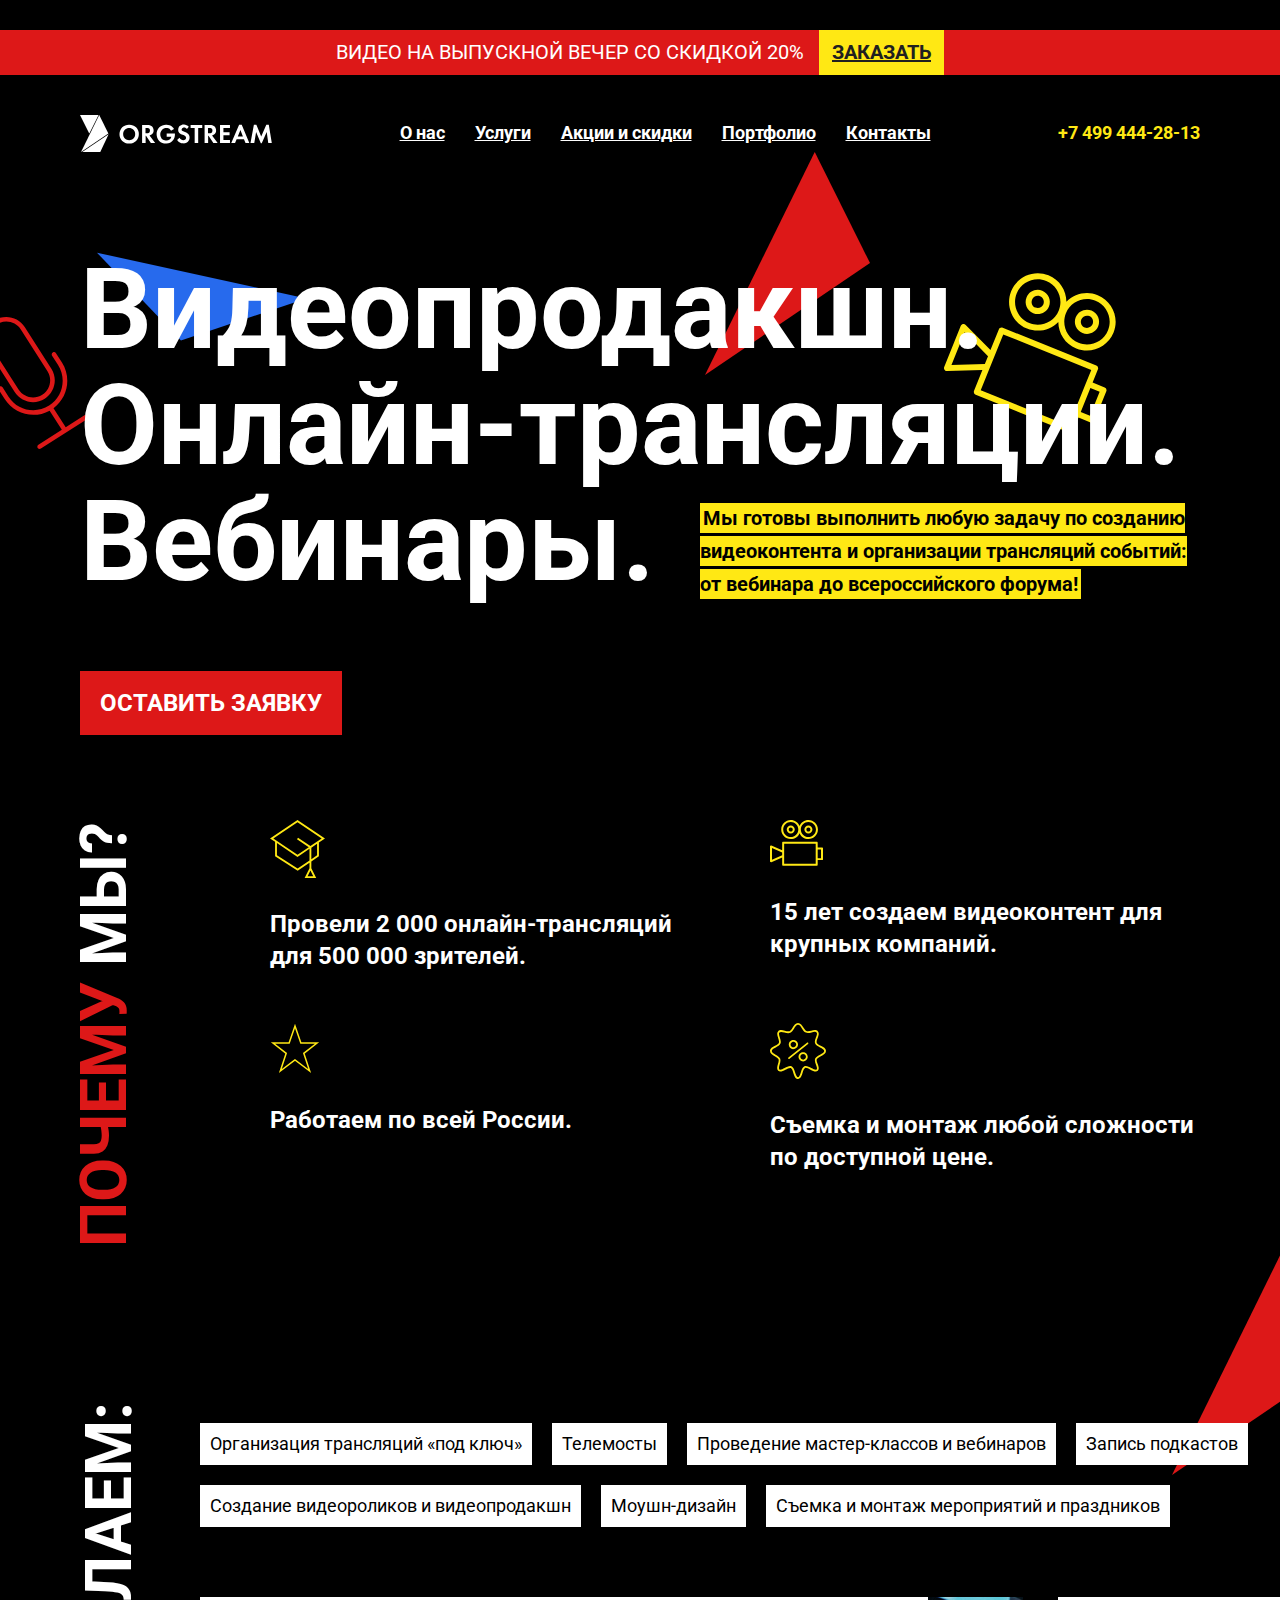
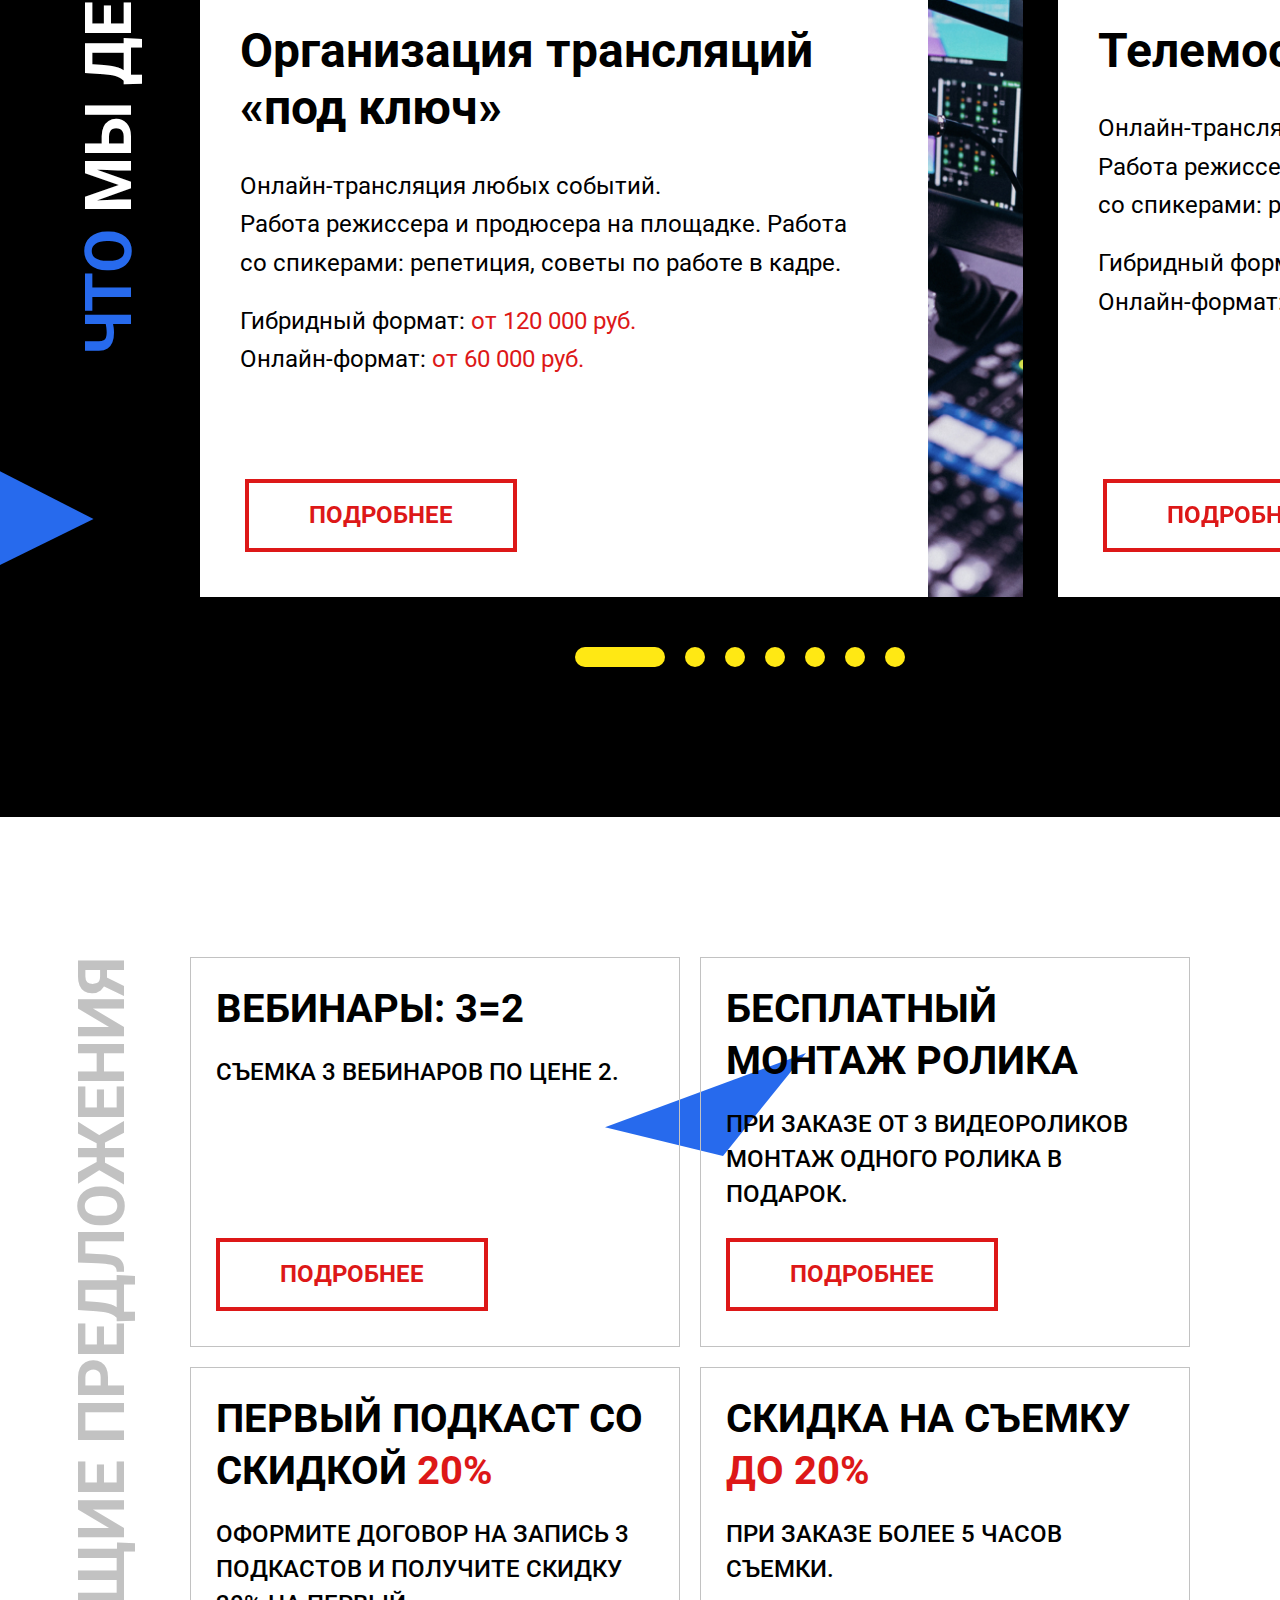
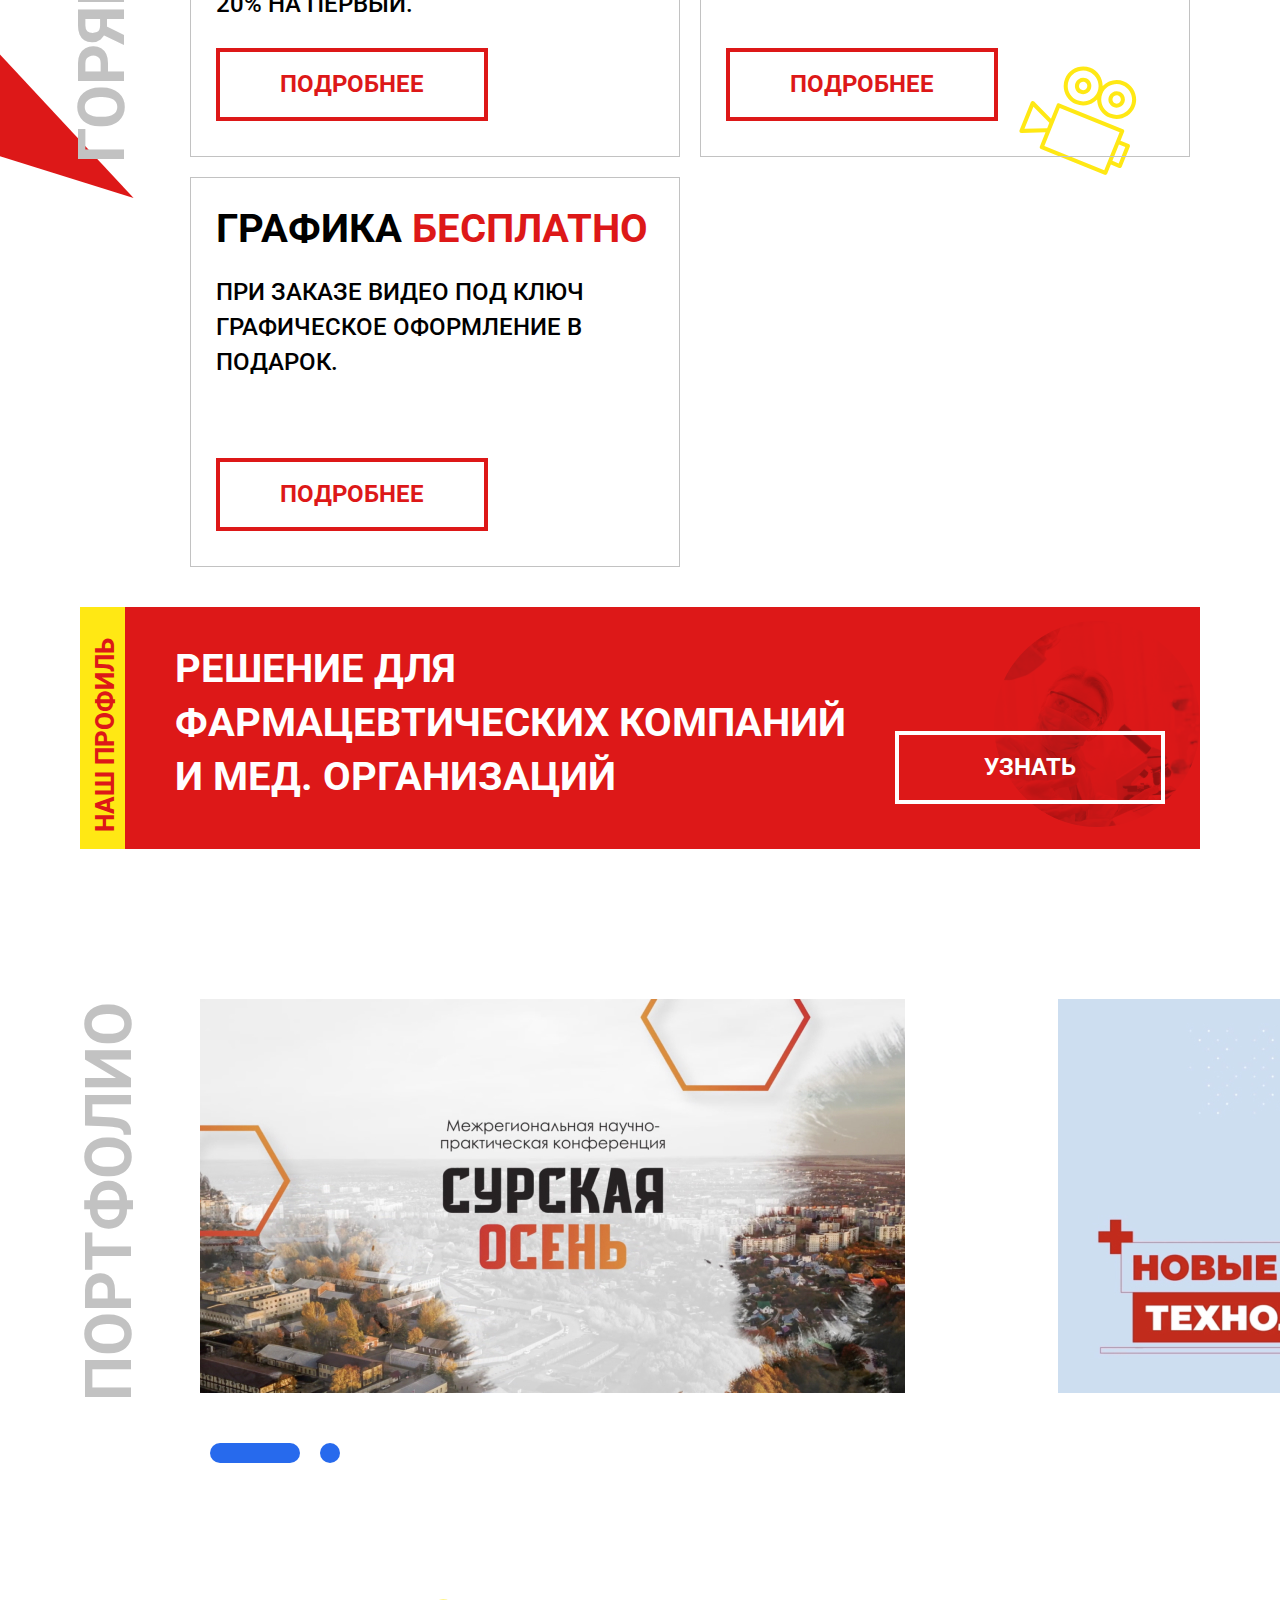
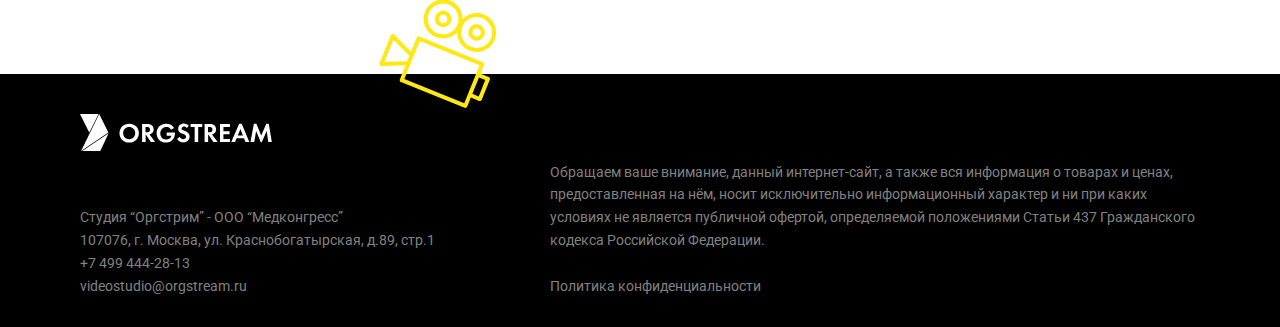
<file: index.html>
<!DOCTYPE html>
<html lang="ru">

<head>
   <meta charset="UTF-8">
   <meta http-equiv="X-UA-Compatible" content="IE=edge">
   <meta name="viewport" content="width=device-width, initial-scale=1.0">
   <title>Orgstream</title>
   <link rel="stylesheet" href="css/style.css">
   <link rel="stylesheet" href="css/media.css">
   <link rel="stylesheet" href="css/swiper.css">

   <script src="js/jquery.min.js"></script>
   <script src="js/swiper.js"></script>
   <script src="js/script.js"></script>
</head>

<body class="body">
   <div class="mmenu">
      <div class="close"><img src="img/close.svg" alt=""></div>
      <img class="mob01" src="img/m01.svg" alt="">
      <img class="mob02" src="img/m02.svg" alt="">
      <img class="mob03" src="img/m03.svg" alt="">
      <nav class="mnav">
         <ul>
            <li><a href="#us">О нас </a></li>
            <li><a href="#services">Услуги</a></li>
            <li><a href="#hot">Акции и скидки</a></li>
            <li><a href="#portfolio">Портфолио</a></li>
            <li><a href="#footer">Контакты</a></li>
         </ul>
      </nav>
      <div class="mtel">
         <a href="tel:74994442813">+7 499 444-28-13</a>
      </div>
   </div>
   <header class="header">
      <div class="banner">
         <div class="container">
            <div class="m12"><img src="img/in12.svg" alt=""></div>
            <div class="row">
               <h3>Видео на выпускной вечер со скидкой 20%</h3>
               <a href="">
                  <div class="butt">ЗАКАЗАТЬ</div>
               </a>
            </div>
         </div>
      </div>
      <div class="container">
         <div class="row">
            <a href=""><img class="logo" src="img/logo.svg" alt=""></a>
            <nav class="dtnav">
               <ul>
                  <li><a href="#us">О нас </a></li>
                  <li><a href="#services">Услуги</a></li>
                  <li><a href="#hot">Акции и скидки</a></li>
                  <li><a href="#portfolio">Портфолио</a></li>
                  <li><a href="#footer">Контакты</a></li>
               </ul>
            </nav>
            <div class="tel">
               <a href="tel:74994442813">+7 499 444-28-13</a>
            </div>
            <div class="burger"><img src="img/burger.svg" alt=""></div>
         </div>
      </div>
   </header>
   <main class="main">

      <img class="in01" src="img/in01.svg" alt="">
      <img class="m01" src="img/in01.svg" alt="">
      <img class="m02" src="img/in02.svg" alt="">
      <img class="in02" src="img/in02.svg" alt="">
      <img class="in03" src="img/in03.svg" alt="">
      <img class="in04" src="img/in04.svg" alt="">
      <img class="in05" src="img/in05.svg" alt="">
      <img class="in06" src="img/in06.svg" alt="">
      <img class="in07" src="img/in07.svg" alt="">
      <img class="m07" src="img/in07.svg" alt="">
      <img class="in08" src="img/in08.svg" alt="">
      <img class="m09" src="img/in10.svg" alt="">
      <img class="in09" src="img/in10.svg" alt="">
      <img class="in10" src="img/in10.svg" alt="">
      <img class="m13" src="img/in13.svg" alt="">
      <img class="m14" src="img/in14.svg" alt="">
      <img class="m15" src="img/in15.svg" alt="">
      <section class="intro">
         <div class="container">
            <div class="titles">
               <h1>Видеопродакшн.
                  Онлайн-трансляции.
                  Вебинары.</h1>
               <div class="subtitle">
                  <h2>
                     Мы готовы выполнить любую задачу по созданию видеоконтента и организации трансляций событий: от
                     вебинара до всероссийского форума!
                  </h2>
               </div>
            </div>
            <a href="">
               <div class="button">ОСТАВИТЬ ЗАЯВКУ</div>
            </a>
         </div>
      </section>
      <section id="us" class="us">
         <div class="container">

            <div class="title"><span>Почему</span> мы?</div>
            <div class="wrap">
               <div class="item"><img src="img/us01.svg" alt="">
                  <p>Провели 2 000 онлайн-трансляций для 500 000 зрителей.</p>
               </div>
               <div class="item"><img src="img/us02.svg" alt="">
                  <p>15 лет создаем видеоконтент для крупных компаний.</p>
               </div>
               <div class="item"><img src="img/us03.svg" alt="">
                  <p>Работаем по всей России.
                  </p>
               </div>
               <div class="item"><img src="img/us04.svg" alt="">
                  <p>Съемка и монтаж любой сложности по доступной цене.</p>
               </div>
            </div>

         </div>
      </section>
      <section id="services" class="services">
         <div class="container">
            <div class="title"><span>Что</span> мы делаем:</div>
            <div class="wrapper">
               <a href="online.html">
                  <div class="item active">Организация трансляций «под ключ»</div>
               </a>
               <a href="">
                  <div class="item">Телемосты</div>
               </a><a href="">
                  <div class="item">Проведение мастер-классов и вебинаров</div>
               </a>
               <a href="">
                  <div class="item">Запись подкастов</div>
               </a>
               <a href="">
                  <div class="item">Создание видеороликов и видеопродакшн</div>
               </a>
               <a href="">
                  <div class="item">Моушн-дизайн</div>
               </a>
               <a href="">
                  <div class="item">Съемка и монтаж мероприятий и праздников</div>
               </a>
            </div>
            <div class="slider01 swiper-container">
               <div class="swiper-wrapper">
                  <div class="swiper-slide slide">
                     <img src="img/item01.jpg" alt="">
                     <h2>Организация трансляций
                        «под ключ»</h2>
                     <p>Онлайн-трансляция любых событий. <br>
                        Работа режиссера и продюсера на площадке. Работа со спикерами: репетиция, советы по работе в
                        кадре.</p>
                     <p>Гибридный формат:<span> от 120 000 руб.</span><br>
                        Онлайн-формат:<span> от 60 000 руб.</span>
                     </p>
                     <a href="online.html">
                        <div class="button">ПОДРОБНЕЕ</div>
                     </a>
                  </div>
                  <div class="swiper-slide slide">
                     <img src="img/item01.jpg" alt="">
                     <h2>Телемосты</h2>
                     <p>Онлайн-трансляция любых событий. <br>
                        Работа режиссера и продюсера на площадке. Работа со спикерами: репетиция, советы по работе в
                        кадре.</p>
                     <p>Гибридный формат:<span> от 120 000 руб.</span><br>
                        Онлайн-формат:<span> от 60 000 руб.</span>
                     </p>
                     <a href="">
                        <div class="button">ПОДРОБНЕЕ</div>
                     </a>
                  </div>
                  <div class="swiper-slide slide">
                     <img src="img/item01.jpg" alt="">
                     <h2>Проведение мастер-классов и вебинаров</h2>
                     <p>Онлайн-трансляция любых событий. <br>
                        Работа режиссера и продюсера на площадке. Работа со спикерами: репетиция, советы по работе в
                        кадре.</p>
                     <p>Гибридный формат:<span> от 120 000 руб.</span><br>
                        Онлайн-формат:<span> от 60 000 руб.</span>
                     </p>
                     <a href="">
                        <div class="button">ПОДРОБНЕЕ</div>
                     </a>
                  </div>
                  <div class="swiper-slide slide">
                     <img src="img/item01.jpg" alt="">
                     <h2>Запись подкастов</h2>
                     <p>Онлайн-трансляция любых событий. <br>
                        Работа режиссера и продюсера на площадке. Работа со спикерами: репетиция, советы по работе в
                        кадре.</p>
                     <p>Гибридный формат:<span> от 120 000 руб.</span><br>
                        Онлайн-формат:<span> от 60 000 руб.</span>
                     </p>
                     <a href="">
                        <div class="button">ПОДРОБНЕЕ</div>
                     </a>
                  </div>
                  <div class="swiper-slide slide">
                     <img src="img/item01.jpg" alt="">
                     <h2>Создание видеороликов и видеопродакшн</h2>
                     <p>Онлайн-трансляция любых событий. <br>
                        Работа режиссера и продюсера на площадке. Работа со спикерами: репетиция, советы по работе в
                        кадре.</p>
                     <p>Гибридный формат:<span> от 120 000 руб.</span><br>
                        Онлайн-формат:<span> от 60 000 руб.</span>
                     </p>
                     <a href="">
                        <div class="button">ПОДРОБНЕЕ</div>
                     </a>
                  </div>
                  <div class="swiper-slide slide">
                     <img src="img/item01.jpg" alt="">
                     <h2>Моушн-дизайн</h2>
                     <p>Онлайн-трансляция любых событий. <br>
                        Работа режиссера и продюсера на площадке. Работа со спикерами: репетиция, советы по работе в
                        кадре.</p>
                     <p>Гибридный формат:<span> от 120 000 руб.</span><br>
                        Онлайн-формат:<span> от 60 000 руб.</span>
                     </p>
                     <a href="">
                        <div class="button">ПОДРОБНЕЕ</div>
                     </a>
                  </div>
                  <div class="swiper-slide slide">
                     <img src="img/item01.jpg" alt="">
                     <h2>Съемка и монтаж мероприятий и праздников</h2>
                     <p>Онлайн-трансляция любых событий. <br>
                        Работа режиссера и продюсера на площадке. Работа со спикерами: репетиция, советы по работе в
                        кадре.</p>
                     <p>Гибридный формат:<span> от 120 000 руб.</span><br>
                        Онлайн-формат:<span> от 60 000 руб.</span>
                     </p>
                     <a href="">
                        <div class="button">ПОДРОБНЕЕ</div>
                     </a>
                  </div>
               </div>
               <!-- <div class="arrows">
                  <div class="prew swiper-button-prev"><img src="img/arrow.svg" alt=""></div>
                  <div class="swiper-button-next"><img src="img/arrow.svg" alt=""></div>
               </div> -->
               <div class="swiper-pagination"></div>
            </div>

         </div>

      </section>
      <section id="hot" class="hot">
         <div class="container">
            <div class="title">Горящие предложения</div>
            <div class="wrapper">
               <div class="item">
                  <h3>Вебинары: 3=2</h3>
                  <h4>Съемка 3 вебинаров по цене 2.</h4>
                  <a href="">
                     <div class="button">ПОДРОБНЕЕ</div>
                  </a>
               </div>
               <div class="item">
                  <h3>Бесплатный монтаж ролика</h3>
                  <h4>При заказе от 3 видеороликов монтаж одного ролика в подарок.</h4>
                  <a href="">
                     <div class="button">ПОДРОБНЕЕ</div>
                  </a>
               </div>
               <div class="item">
                  <h3>Первый подкаст
                     со скидкой <span>20%</span></h3>
                  <h4>Оформите договор на запись
                     3 подкастов и получите скидку 20% на первый.</h4>
                  <a href="">
                     <div class="button">ПОДРОБНЕЕ</div>
                  </a>
               </div>
               <div class="item">
                  <h3>СКИДКА НА СЪЕМКУ <span>ДО 20%</span></h3>
                  <h4>При заказе более 5 часов съемки.</h4>
                  <a href="">
                     <div class="button">ПОДРОБНЕЕ</div>
                  </a>
               </div>
               <div class="item">
                  <h3>ГРАФИка <span>БЕСПЛАТНО</span></h3>
                  <h4>При заказе видео под ключ графическое оформление
                     в подарок.</h4>
                  <a href="">
                     <div class="button">ПОДРОБНЕЕ</div>
                  </a>
               </div>
            </div>
         </div>
      </section>
      <section id="prof" class="prof">
         <div class="container">
            <div class="wrapper">
               <div class="yellow">
                  <h5>наш профиль</h5>
               </div>
               <h3>Решение для фармацевтических компаний и мед. организаций</h3>
               <a href="">
                  <div class="button">УЗНАТЬ</div>
               </a>
            </div>
         </div>
      </section>
      <section id="portfolio" class="portfolio">
         <div class="container">
            <div class="title">ПОРТФОЛИО</div>
            <div class="slider02 swiper-container">
               <div class="swiper-wrapper">
                  <div class="swiper-slide slide">
                     <a href=""><img src="img/p01.jpg" alt=""></a>
                  </div>
                  <div class="swiper-slide slide">
                     <a href=""><img src="img/p02.jpg" alt=""></a>
                  </div>
               </div>
               <div class="swiper-pagination2"></div>
            </div>

         </div>
      </section>
   </main>
   <footer id="footer" class="footer">
      <div class="container">
         <div class="m10"><img src="img/in10.svg" alt=""></div>
         <a href=""><img src="img/logo.svg" alt=""></a>
         <div class="wrapper">
            <div class="col">Студия “Оргстрим” - ООО “Медконгресс” <br>
               107076, г. Москва, ул. Краснобогатырская, д.89, стр.1<br>
               <a href="tel:+74994442813">+7 499 444-28-13</a><br>
               <a href="mailto:videostudio@orgstream.ru"> videostudio@orgstream.ru</a>
            </div>


            <div class="col">Обращаем ваше внимание, данный интернет-сайт, а также вся информация о товарах и ценах,
               предоставленная
               на нём, носит исключительно информационный характер и ни при каких условиях не является публичной
               офертой, определяемой положениями Статьи 437 Гражданского кодекса Российской Федерации.<br><br>
               <a href="">Политика конфиденциальности</a>
            </div>

         </div>
      </div>
   </footer>
</body>

</html>
</file>
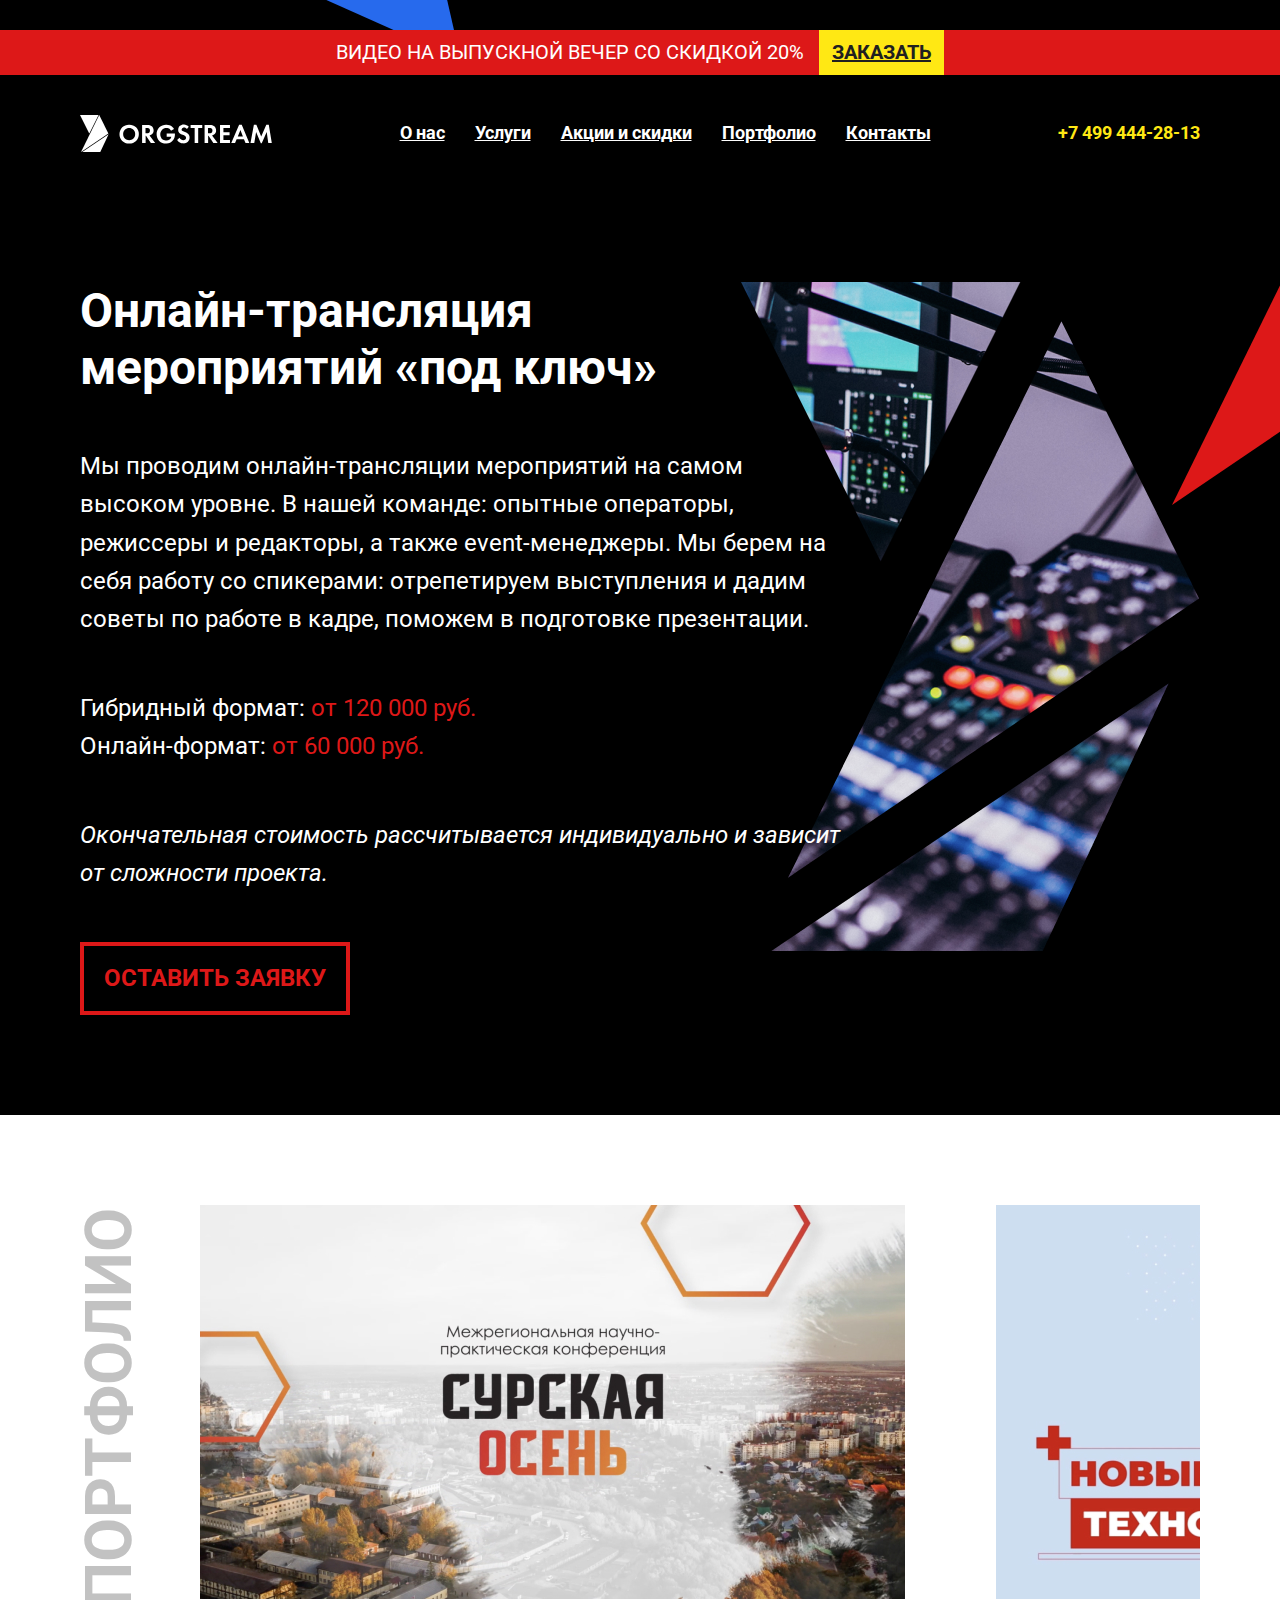
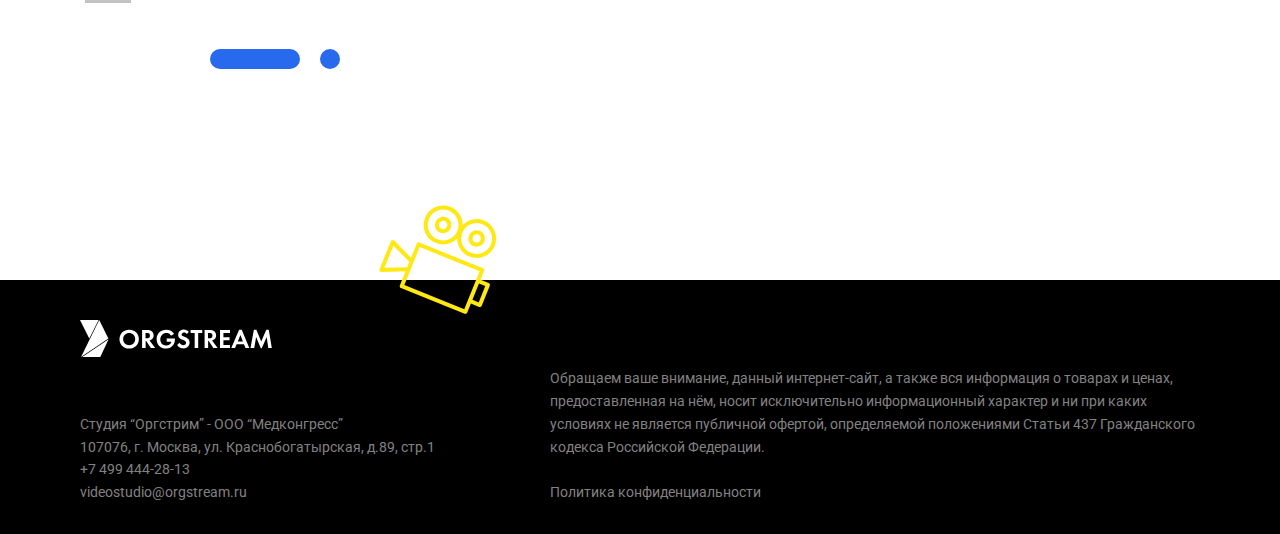
<file: online.html>
<!DOCTYPE html>
<html lang="ru">

<head>
   <meta charset="UTF-8">
   <meta http-equiv="X-UA-Compatible" content="IE=edge">
   <meta name="viewport" content="width=device-width, initial-scale=1.0">
   <title>Orgstream</title>
   <link rel="stylesheet" href="css/style.css">
   <link rel="stylesheet" href="css/media.css">
   <link rel="stylesheet" href="css/swiper.css">

   <script src="js/jquery.min.js"></script>
   <script src="js/swiper.js"></script>
   <script src="js/script.js"></script>
</head>

<body class="body">
   <div class="mmenu">
      <div class="close"><img src="img/close.svg" alt=""></div>
      <img class="mob01" src="img/m01.svg" alt="">
      <img class="mob02" src="img/m02.svg" alt="">
      <img class="mob03" src="img/m03.svg" alt="">
      <nav class="mnav">
         <ul>
            <li><a href="http://medcongress.su/orgstreamtest/index.html#us">О нас </a></li>
            <li><a href="http://medcongress.su/orgstreamtest/index.html#services">Услуги</a></li>
            <li><a href="http://medcongress.su/orgstreamtest/index.html#hot">Акции и скидки</a></li>
            <li><a href="http://medcongress.su/orgstreamtest/index.html#portfolio">Портфолио</a></li>
            <li><a href="http://medcongress.su/orgstreamtest/index.html#footer">Контакты</a></li>
         </ul>
      </nav>
      <div class="mtel">
         <a href="tel:74994442813">+7 499 444-28-13</a>
      </div>
   </div>

   <header class="header">
      <img class="in11" src="img/in11.svg" alt="">

      <div class="banner">
         <div class="container">
            <div class="row">
               <h3>Видео на выпускной вечер со скидкой 20%</h3>
               <a href="">
                  <div class="butt">ЗАКАЗАТЬ</div>
               </a>
            </div>
         </div>
      </div>
      <div class="container">
         <div class="row">
            <a href="http://medcongress.su/orgstreamtest/"><img class="logo" src="img/logo.svg" alt=""></a>
            <nav class="dtnav">
               <ul>
                  <li><a href="http://medcongress.su/orgstreamtest/index.html#us">О нас </a></li>
                  <li><a href="http://medcongress.su/orgstreamtest/index.html#services">Услуги</a></li>
                  <li><a href="http://medcongress.su/orgstreamtest/index.html#hot">Акции и скидки</a></li>
                  <li><a href="http://medcongress.su/orgstreamtest/index.html#portfolio">Портфолио</a></li>
                  <li><a href="http://medcongress.su/orgstreamtest/index.html#footer">Контакты</a></li>
               </ul>
            </nav>
            <div class="tel">
               <a href="tel:74994442813">+7 499 444-28-13</a>
            </div>
            <div class="burger"><img src="img/burger.svg" alt=""></div>

         </div>
      </div>
   </header>
   <main class="main">

      <img class="in05a" src="img/in05a.svg" alt="">
      <img class="in10" src="img/in10.svg" alt="">
      <section class="page">
         <div class="container">
            <h1>Онлайн-трансляция
               мероприятий «под ключ»</h1>
            <p>Мы проводим онлайн-трансляции мероприятий на самом высоком уровне. В нашей команде: опытные операторы,
               режиссеры и редакторы, а также event-менеджеры. Мы берем на себя работу со спикерами: отрепетируем
               выступления и дадим советы по работе в кадре, поможем в подготовке презентации.</p>
            <p>Гибридный формат: <span> от 120 000 руб.</span> <br>
               Онлайн-формат: <span> от 60 000 руб.</span></p>
            <p class="ital">Окончательная стоимость рассчитывается индивидуально
               и зависит от сложности проекта.</p>
            <div class="button">ОСТАВИТЬ ЗАЯВКУ</div>
         </div>
      </section>
      <section class="portfolio">
         <div class="container">
            <div class="title">ПОРТФОЛИО</div>
            <div class="slider02 swiper-container">
               <div class="swiper-wrapper">
                  <div class="swiper-slide slide">
                     <a href=""><img src="img/p01.jpg" alt=""></a>
                  </div>
                  <div class="swiper-slide slide">
                     <a href=""><img src="img/p02.jpg" alt=""></a>
                  </div>
               </div>
               <div class="swiper-pagination2"></div>
            </div>

         </div>
      </section>
   </main>
   <footer class="footer">
      <div class="container">
         <a href=""><img src="img/logo.svg" alt=""></a>
         <div class="wrapper">
            <div class="col">Студия “Оргстрим” - ООО “Медконгресс” <br>
               107076, г. Москва, ул. Краснобогатырская, д.89, стр.1<br>
               <a href="tel:+74994442813">+7 499 444-28-13</a><br>
               <a href="mailto:videostudio@orgstream.ru"> videostudio@orgstream.ru</a>
            </div>


            <div class="col">Обращаем ваше внимание, данный интернет-сайт, а также вся информация о товарах и ценах,
               предоставленная
               на нём, носит исключительно информационный характер и ни при каких условиях не является публичной
               офертой, определяемой положениями Статьи 437 Гражданского кодекса Российской Федерации.<br><br>
               <a href="">Политика конфиденциальности</a>
            </div>

         </div>
      </div>
   </footer>
</body>

</html>
</file>
<file: css/style.css>
@charset "UTF-8";
/*Обнуление*/
@import url("https://fonts.googleapis.com/css2?family=Roboto:wght@100;300;400;500;700;900&display=swap");
* {
  padding: 0;
  margin: 0;
  border: 0;
}

*, *:before, *:after {
  -webkit-box-sizing: border-box;
  box-sizing: border-box;
}

:focus, :active {
  outline: none;
}

a:focus, a:active {
  outline: none;
}

nav, footer, header, aside {
  display: block;
}

html, body {
  height: 100%;
  width: 100%;
  font-size: 100%;
  line-height: 1;
  font-size: 14px;
  -ms-text-size-adjust: 100%;
  -moz-text-size-adjust: 100%;
  -webkit-text-size-adjust: 100%;
}

input, button, textarea {
  font-family: inherit;
}

input::-ms-clear {
  display: none;
}

button {
  cursor: pointer;
}

button::-moz-focus-inner {
  padding: 0;
  border: 0;
}

a, a:visited {
  text-decoration: none;
}

a:hover {
  text-decoration: none;
}

ul li {
  list-style: none;
}

img {
  vertical-align: top;
}

h1, h2, h3, h4, h5, h6 {
  font-size: inherit;
  font-weight: inherit;
}

/*--------------------*/
html,
body {
  font-family: "Roboto", sans-serif;
  color: #fff;
  background: #000;
}

.body {
  position: relative;
}

.burger {
  display: none;
}

.container {
  max-width: 1120px;
  margin: 0px auto;
  position: relative;
}

.row {
  display: -webkit-box;
  display: -ms-flexbox;
  display: flex;
  -webkit-box-pack: justify;
      -ms-flex-pack: justify;
          justify-content: space-between;
  -webkit-box-align: center;
      -ms-flex-align: center;
          align-items: center;
}

h1 {
  margin: 50px 0px 30px 0px;
  font-weight: 700;
  font-size: 48px;
  line-height: 120.69%;
}

.main {
  position: relative;
}

.main .in09,
.main .in10,
.main .in11,
.main .in01,
.main .in02,
.main .in03,
.main .in04,
.main .in05,
.main .in05a,
.main .in06,
.main .in07,
.main .in08 {
  position: absolute;
}

.main .in01 {
  left: 0;
  top: 50px;
}

.main .in02 {
  right: 76%;
}

.main .in03 {
  right: 32%;
  top: -100px;
}

.main .in04 {
  right: 11%;
}

.main .in05 {
  right: 0;
  top: 1000px;
}

.main .in05a {
  right: 0;
  top: 0px;
}

.main .in06 {
  left: 0;
  top: 1800px;
}

.main .in07 {
  right: 37%;
  top: 2400px;
}

.main .in08 {
  left: 0;
  top: 3000px;
}

.main .in09 {
  right: 10%;
  top: 3000px;
}

.main .in10 {
  right: 60%;
  bottom: -40px;
}

.main .swiper-pagination,
.main .swiper-pagination2 {
  position: absolute;
  bottom: -20px;
  left: 35%;
}

.main .swiper-pagination-bullet {
  width: 20px !important;
  height: 20px !important;
  text-align: center;
  line-height: 20px;
  font-size: 0px;
  color: #000;
  opacity: 1 !important;
  background: #ffe814 !important;
  margin: 0px 10px !important;
}

.main .swiper-pagination-bullet-active {
  color: #fff;
  background: #ffe814 !important;
  width: 90px !important;
  border-radius: 10px !important;
}

.header {
  position: relative;
}

.header .in11 {
  z-index: -1;
  position: absolute;
  right: 64%;
  top: -30px;
}

.header .tel a {
  font-weight: 700;
  font-size: 18px;
  line-height: 103.19%;
  color: #ffe814;
}

.header ul {
  display: -webkit-box;
  display: -ms-flexbox;
  display: flex;
}

.header ul li {
  margin: 0px 15px;
}

.header ul li a {
  font-weight: 700;
  font-size: 18px;
  line-height: 103.19%;
  -webkit-text-decoration-line: underline;
          text-decoration-line: underline;
  color: #ffffff;
}

.header ul li a:hover {
  color: #dd1818;
}

.header .banner {
  font-weight: 400;
  font-size: 20px;
  line-height: 163.69%;
  text-transform: uppercase;
  color: #ffffff;
  margin: 30px 0px 40px 0px;
  background: #dd1818;
}

.header .banner a {
  font-weight: 700;
  font-size: 20px;
  line-height: 163.69%;
  -webkit-text-decoration-line: underline;
          text-decoration-line: underline;
  text-transform: uppercase;
  color: #202020;
}

.header .banner .butt {
  margin: 0px 0px 0px 15px;
  padding: 6px 13px;
  background: #ffe814;
}

.header .banner .row {
  -webkit-box-pack: center;
      -ms-flex-pack: center;
          justify-content: center;
}

.intro {
  margin: 100px 0px 0px 0px;
}

.intro .button {
  margin: 40px 0px 0px 0px;
  display: inline-block;
  background: #dd1818;
  color: #fff;
  font-weight: 700;
  font-size: 24px;
  padding: 20px;
}

.intro .button:hover {
  background: #ffe814;
  color: #000;
}

.intro .titles {
  position: relative;
}

.intro .subtitle {
  position: absolute;
  right: 0;
  bottom: 0;
  max-width: 500px;
}

.intro .subtitle h2 {
  display: inline;
  font-weight: 700;
  font-size: 20px;
  line-height: 164%;
  color: #000000;
  background: #ffe814;
  padding: 3px 3px;
}

.intro h1 {
  font-weight: 700;
  font-size: 113px;
  line-height: 103.19%;
  position: relative;
}

.us {
  position: relative;
  margin: 85px 0px 0px 0px;
}

.us p {
  margin: 30px 0px 0px 0px;
}

.us .item {
  margin: 0px 0px 50px 0px;
  width: 430px;
  font-weight: 700;
  font-size: 24px;
  line-height: 135.19%;
}

.us .title {
  position: absolute;
  left: -190px;
  top: 180px;
  width: 430px;
  -webkit-transform: rotate(-90deg);
          transform: rotate(-90deg);
  font-weight: 700;
  font-size: 64px;
  text-transform: uppercase;
}

.us .title span {
  color: #dd1818;
}

.us .wrap {
  -webkit-box-pack: justify;
      -ms-flex-pack: justify;
          justify-content: space-between;
  padding: 0px 0px 0px 190px;
  min-width: 100%;
  display: -webkit-box;
  display: -ms-flexbox;
  display: flex;
  -ms-flex-wrap: wrap;
      flex-wrap: wrap;
}

.services {
  margin: 200px 0px 0px 0px;
  padding: 0px 0px 140px 0px;
}

.services .arrows {
  position: absolute;
  top: 10px;
  right: 10px;
  display: -webkit-box;
  display: -ms-flexbox;
  display: flex;
}

.services .slider01 {
  margin: 50px 0px 0px 120px;
  padding: 0px 0px 80px 0px;
}

.services .slide {
  padding: 25px 150px 40px 40px;
  position: relative;
  margin: 0px 30px 0px 0px;
  width: 813px;
  height: 600px;
  color: #000000;
  background: #ffffff;
}

.services .slide img {
  position: absolute;
  right: 0;
  top: 0;
  height: 100%;
  -o-object-fit: cover;
     object-fit: cover;
}

.services .slide h2 {
  margin: 0px 0px 30px 0px;
  font-weight: 700;
  font-size: 48px;
  line-height: 120.69%;
}

.services .slide p {
  font-weight: 400;
  font-size: 24px;
  line-height: 160.19%;
  margin: 0px 0px 20px 0px;
}

.services .slide span {
  color: #dd1818;
}

.services .slide .button {
  font-weight: 700;
  font-size: 24px;
  line-height: 103.19%;
  color: #dd1818;
  border: 4px solid #dd1818;
  display: inline-block;
  padding: 20px 60px;
  position: absolute;
  left: 45px;
  bottom: 45px;
}

.services .slide .button:hover {
  color: #fff;
  background: #dd1818;
}

.services .item {
  width: auto !important;
  margin: 0px 20px 20px 0px;
  padding: 10px 10px;
  font-weight: 400;
  font-size: 18px;
  line-height: 120.69%;
  color: #000;
  background: #ffffff;
}

.services .item.swiper-slide-thumb-active {
  background: #ffe814;
}

.services .item:hover {
  cursor: pointer;
  background: #ffe814;
}

.services .wrapper {
  padding: 0px 0px 0px 120px;
  display: -webkit-box;
  display: -ms-flexbox;
  display: flex;
  -ms-flex-wrap: wrap;
      flex-wrap: wrap;
  min-width: 95%;
}

.services .title {
  position: absolute;
  left: -250px;
  top: 220px;
  width: 560px;
  -webkit-transform: rotate(-90deg);
          transform: rotate(-90deg);
  font-weight: 700;
  font-size: 64px;
  text-transform: uppercase;
}

.services .title span {
  color: #276aed;
}

.hot {
  padding: 130px 0px 30px 0px;
  background: #ffffff;
}

.hot .button {
  position: absolute;
  left: 25px;
  bottom: 35px;
  padding: 20px 60px;
  display: inline-block;
  font-weight: 700;
  font-size: 24px;
  line-height: 103.19%;
  color: #dd1818;
  border: 4px solid #dd1818;
}

.hot .button:hover {
  color: #fff;
  background: #dd1818;
}

.hot h4 {
  font-weight: 500;
  font-size: 24px;
  line-height: 146.69%;
  text-transform: uppercase;
}

.hot h3 {
  margin: 0px 0px 20px 0px;
  font-weight: 700;
  font-size: 40px;
  line-height: 130.19%;
  text-transform: uppercase;
}

.hot h3 span {
  color: #dd1818;
}

.hot .item {
  position: relative;
  padding: 25px 25px 45px 25px;
  margin: 10px;
  width: 490px;
  height: 390px;
  border: 1px solid #c2c2c2;
  color: #000;
}

.hot .wrapper {
  padding: 0px 0px 0px 100px;
  display: -webkit-box;
  display: -ms-flexbox;
  display: flex;
  -ms-flex-wrap: wrap;
      flex-wrap: wrap;
}

.hot .title {
  text-transform: uppercase;
  position: absolute;
  left: -380px;
  top: 380px;
  font-weight: 700;
  font-size: 64px;
  line-height: 103.19%;
  color: #c2c2c2;
  -webkit-transform: rotate(-90deg);
          transform: rotate(-90deg);
}

.prof {
  background: #fff;
  padding: 0px 0px 60px 0px;
}

.prof .button {
  padding: 20px 85px;
  position: absolute;
  right: 35px;
  bottom: 45px;
  color: #fff;
  font-weight: 700;
  font-size: 24px;
  line-height: 103.19%;
  border: 4px solid #ffffff;
}

.prof .button:hover {
  color: #dd1818;
  background: #ffe814;
  border: 4px solid #ffe814;
}

.prof .yellow {
  width: 45px;
  background: #ffe814;
  color: #dd1818;
}

.prof .yellow h5 {
  margin: 115px 0px 0px -75px;
  width: 200px;
  font-weight: 800;
  font-size: 26px;
  text-align: center;
  text-transform: uppercase;
  -webkit-transform: rotate(-90deg);
          transform: rotate(-90deg);
}

.prof h3 {
  max-width: 690px;
  font-weight: 700;
  font-size: 40px;
  line-height: 135.69%;
  text-transform: uppercase;
  margin: 35px 0px 45px 50px;
}

.prof .wrapper {
  display: -webkit-box;
  display: -ms-flexbox;
  display: flex;
  background: url("../img/banner-bg.png") #dd1818 no-repeat;
  background-position-x: right;
}

.portfolio {
  padding: 90px 0px 200px 0px;
  background: #fff;
}

.portfolio .swiper-pagination-bullet {
  background: #276aed !important;
}

.portfolio .slider02 {
  margin: 0px 0px 0px 120px;
  padding: 0px 0px 80px 0px;
}

.portfolio .title {
  text-transform: uppercase;
  position: absolute;
  left: -170px;
  top: 170px;
  font-weight: 700;
  font-size: 64px;
  line-height: 103.19%;
  color: #c2c2c2;
  -webkit-transform: rotate(-90deg);
          transform: rotate(-90deg);
}

.footer {
  border-top: 1px solid #fff;
  color: #828282;
  padding: 40px 0px 30px 0px;
}

.footer .col {
  font-weight: 400;
  font-size: 14px;
  line-height: 163.69%;
  max-width: 650px;
}

.footer .wrapper {
  margin: 10px 0px 0px 0px;
  display: -webkit-box;
  display: -ms-flexbox;
  display: flex;
  -webkit-box-align: end;
      -ms-flex-align: end;
          align-items: flex-end;
  -webkit-box-pack: justify;
      -ms-flex-pack: justify;
          justify-content: space-between;
}

.footer a {
  color: #828282;
}

.footer a:hover {
  text-decoration: underline;
}

.page {
  margin: 130px 0px 100px 0px;
}

.page .container {
  background: url("../img/page.png") no-repeat;
  background-position-x: right;
}

.page h1 {
  margin: 0px 0px 50px 0px;
  max-width: 580px;
  font-weight: 700;
  font-size: 48px;
  line-height: 120.69%;
}

.page .ital {
  font-style: italic;
}

.page p {
  font-weight: 400;
  font-size: 24px;
  line-height: 160.19%;
  margin: 0px 0px 50px 0px;
  max-width: 760px;
}

.page span {
  color: #dd1818;
}

.page .button {
  cursor: pointer;
  padding: 20px;
  display: inline-block;
  font-weight: 700;
  border: 4px solid #dd1818;
  font-size: 24px;
  line-height: 103.19%;
  color: #dd1818;
}

.page .button:hover {
  border: 4px solid #ffe814;
  background: #ffe814;
  color: #000;
}

.blog .wrapper {
  margin: 50px 0px 90px 0px;
  -webkit-box-pack: justify;
      -ms-flex-pack: justify;
          justify-content: space-between;
  display: -webkit-box;
  display: -ms-flexbox;
  display: flex;
}

.blog .wrapper .item .num {
  margin: 0px 0px 15px 0px;
  font-weight: 700;
  font-size: 64px;
  line-height: 163.69%;
  color: #ffe814;
  border-bottom: 7px solid #ffe814;
}

.blog .wrapper .item span {
  font-weight: 400;
  font-size: 24px;
  line-height: 160.19%;
  color: #ffffff;
}

.blog p {
  max-width: 760px;
  font-weight: 400;
  font-size: 24px;
  line-height: 160.19%;
  color: #ffffff;
}

.blog h1 {
  max-width: 760px;
  font-weight: 700;
  font-size: 48px;
  line-height: 120.69%;
  color: #ffffff;
}

.articles {
  padding: 70px 0px 70px 0px;
  font-weight: 400;
  font-size: 18px;
  line-height: 179.19%;
  color: #000000;
  background: #fff;
}

.articles .nav {
  max-width: 320px;
}

.articles .nav li {
  margin: 0px 0px 20px 0px;
  font-weight: 700;
  font-size: 18px;
  line-height: 179.19%;
  -webkit-text-decoration-line: underline;
          text-decoration-line: underline;
}

.articles .nav li a {
  color: #000;
}

.articles .nav li a:hover {
  color: #dd1818;
}

.articles .nav h3 {
  margin: 0px 0px 30px 0px;
  font-weight: 700;
  font-size: 24px;
  line-height: 103.19%;
  text-transform: uppercase;
  color: #000000;
}

.articles .row {
  -webkit-box-align: start;
      -ms-flex-align: start;
          align-items: flex-start;
  -webkit-box-pack: justify;
      -ms-flex-pack: justify;
          justify-content: space-between;
}

.articles .cont {
  max-width: 740px;
}

.articles .cont p {
  margin: 0px 0px 30px 0px;
}

.statyi {
  margin-bottom: 125px;
}

.statyi ul {
  max-width: 510px;
}

.statyi li {
  margin-bottom: 35px;
}

.statyi li a {
  font-weight: 700;
  font-size: 18px;
  line-height: 179.19%;
  color: #fff;
}

.statyi li a:hover {
  text-decoration: underline;
}
.form-input {
	border: 1px solid #000;
	padding: 20px;
	font-size: 20px;
	width: 100%;
}
.form-submit {
	padding: 18px;
	font-size: 20px;
	color: #FFF;
	background-color: #DD1818;
	text-transform: uppercase;
}

.form-file::-webkit-file-upload-button {
	padding: 16px;
	font-size: 20px;
	font-weight: bold;
	color: #DD1818;
	background-color: #FFF;
	border: 2px solid #DD1818;
	text-transform: uppercase;
	cursor: pointer;
}
.portfolio iframe {
	width: calc(60vh * 1.77);
    height: 60vh;
}
#services .container, #portfolio .container  {
    width: calc(((100% - 1120px) / 2) + 1120px) !important;
	max-width: calc(((100% - 1120px) / 2) + 1120px) !important;
    margin-right: 0;
}
.dnd-upload-status .dnd-upload-details .dnd-progress-bar span {
    background: #DD1818; 
}
</file>
<file: css/media.css>
.m01,
.m02,
.m07,
.m12,
.m13,
.m14,
.m15,
.m09,
.m10 {
  display: none;
}

.body {
  position: relative;
}

.body.lock {
  overflow: hidden;
}

.mmenu {
  display: none;
}

@media (max-width: 1119px) {
	

  #services .container, #portfolio .container{
    width: 100% !important;
    max-width: 100% !important;
  }
  .main .swiper-pagination2 {
    margin: 30px auto 0px auto;
  }	
	
	
  iframe {
    max-width: 100%;
    max-height: 200px;
  }
  .blog p {
    font-size: 18px;
  }
  .blog h1 {
    font-size: 34px;
  }
  .swiper-pagination {
    bottom: -10px !important;
    left: 55px !important;
  }
  .swiper-pagination2 {
    left: 30px !important;
    bottom: -50px !important;
  }
  .swiper-button-next2,
  .swiper-button-next,
  .swiper-button-prev,
  .swiper-button-prev2 {
    display: none;
  }
  .articles .row {
    -webkit-box-orient: vertical;
    -webkit-box-direction: normal;
        -ms-flex-direction: column;
            flex-direction: column;
  }
  .blog .wrapper {
    -webkit-box-orient: vertical;
    -webkit-box-direction: normal;
        -ms-flex-direction: column;
            flex-direction: column;
  }
  .page .container {
    background-size: 50%;
  }
  .page {
    padding: 0px 0px 0px 0px;
    margin: 0px 0px 60px 0px;
  }
  .page .button {
    padding: 10px 15px;
    font-size: 18px;
  }
  .page p {
    max-width: 280px;
    font-weight: 400;
    font-size: 14px;
    line-height: 160.19%;
  }
  .main .in05a {
    display: none;
  }
  .page h1 {
    max-width: 65%;
    margin: 30px 0px 60px 0px;
    padding: 80px 0px 0px 0px;
    font-size: 34px;
    line-height: 120.69%;
  }
  .mmenu {
    z-index: 100;
    display: block;
    position: absolute;
    top: -130%;
    width: 100%;
    height: 100%;
    background: #000;
  }
  .mmenu.active {
    top: 0%;
  }
  .mmenu ul {
    padding: 110px 0px 0px 0px;
  }
  .mmenu li {
    font-weight: 700;
    font-size: 36px;
    line-height: 183.19%;
    text-align: center;
    -webkit-text-decoration-line: underline;
            text-decoration-line: underline;
  }
  .mmenu li a {
    color: #ffffff;
  }
  .mmenu .mtel {
    margin: 40px 0px 0px 0px;
    font-weight: 700;
    font-size: 20px;
    line-height: 103.19%;
    text-align: center;
  }
  .mmenu .mtel a {
    color: #ffe814;
  }
  .mmenu .close {
    position: absolute;
    right: 20px;
    top: 20px;
  }
  .mmenu .mob01 {
    position: absolute;
  }
  .mmenu .mob02 {
    position: absolute;
    top: 60%;
  }
  .mmenu .mob03 {
    position: absolute;
    right: 0;
    top: 40%;
  }
  .header .banner {
    margin: 0px 0px 30px 0px;
  }
  .container {
    padding: 0px 15px;
  }
  .burger {
    display: block;
  }
  .m07 {
    width: 140px;
    top: 1820px;
    right: 35%;
    display: block;
    position: absolute;
  }
  .m13 {
    top: -30px;
    right: 0;
    display: block;
    position: absolute;
  }
  .m15 {
    top: 1050px;
    left: 0;
    display: block;
    position: absolute;
  }
  .m14 {
    top: 600px;
    right: 0;
    display: block;
    position: absolute;
  }
  .m01 {
    width: 40px;
    display: block;
    position: absolute;
    left: 0;
    top: 10px;
  }
  .m12 {
    display: block;
    position: absolute;
    left: 0;
    top: 120px;
  }
  .m02 {
    display: block;
    width: 120px;
    position: absolute;
    right: 35%;
    top: -30px;
  }
  .m09 {
    display: block;
    position: absolute;
    right: 10px;
    width: 80px;
    top: -60px;
  }
  .m10 {
    display: block;
    text-align: center;
    margin: -130px 0px 0px 0px;
  }
  .dtnav,
  .tel,
  .in01,
  .in02,
  .in03,
  .in04,
  .in05,
  .in06,
  .in07,
  .in08,
  .in09,
  .in11,
  .in10 {
    display: none;
  }
  .intro h1 {
    font-weight: 700;
    font-size: 34px;
    line-height: 138.19%;
  }
  .intro .subtitle {
    bottom: -150px;
  }
  .intro .button {
    font-size: 18px;
    margin: 180px 0px 0px 0px;
  }
  .header .banner .row {
    margin: 0px 0px 80px 0px;
    -webkit-box-orient: vertical;
    -webkit-box-direction: normal;
        -ms-flex-direction: column;
            flex-direction: column;
    text-align: center;
  }
  .header .banner .row h3 {
    margin: 15px 0px 15px 0px;
  }
  .header .banner .butt {
    margin: 0px 0px -20px 0px;
  }
  .intro {
    margin: 80px 0px 0px 0px;
  }
  .us .title {
    font-size: 20px;
    top: -90px;
    left: -200px;
  }
  .us .wrap {
    padding: 0px 0px 0px 50px;
  }
  .services .title {
    font-size: 20px;
    top: -120px;
    left: -260px;
  }
  .services .item,
  .services .slide img {
    display: none;
  }
  .services .slider01 {
    margin: 0px 0px 0px 50px;
    padding: 0px 0px 60px 0px;
  }
  .services {
    margin: 50px 0px 0px 0px;
    padding: 0px 0px 70px 0px;
  }
  .services .slide h2 {
    font-size: 20px;
    line-height: 120.69%;
  }
  .services .slide {
    height: 350px;
    padding: 15px;
  }
  .services .slide p {
    font-weight: 400;
    font-size: 14px;
    line-height: 160.19%;
  }
  .services .slide .button {
    font-size: 19px;
    padding: 10px 20px;
    left: 15px;
    bottom: 20px;
  }
  .main .swiper-pagination-bullet {
    width: 12px !important;
    height: 12px !important;
  }
  .main .swiper-pagination-bullet-active {
    width: 60px !important;
  }
  .hot .title {
    font-size: 20px;
    left: -110px;
    top: 130px;
  }
  .hot .wrapper {
    padding: 0px 0px 0px 40px;
  }
  .hot {
    padding: 80px 0px 30px 0px;
  }
  .hot h3 {
    font-size: 24px;
  }
  .hot h4 {
    font-size: 20px;
  }
  .hot .button {
    font-size: 19px;
    padding: 10px 20px;
  }
  .hot .item {
    height: auto;
    padding: 20px 20px 140px 20px;
  }
  .prof h3 {
    font-weight: 700;
    font-size: 24px;
    line-height: 135.69%;
  }
  .prof .button {
    font-size: 19px;
    padding: 10px 20px;
    left: 60px;
    right: auto;
  }
  .prof h3 {
    margin: 40px 60px 120px 60px;
  }
  .prof .wrapper {
    -webkit-box-orient: vertical;
    -webkit-box-direction: normal;
        -ms-flex-direction: column;
            flex-direction: column;
  }
  .prof .yellow h5 {
    padding: 10px 0;
    font-size: 16px;
    -webkit-transform: none;
            transform: none;
    margin: 0px 0px 0px 0px;
  }
  .prof .yellow {
    width: 200px;
    margin: 0px 0px 0px 60px;
  }
  .portfolio .title {
    font-size: 20px;
    left: -45px;
    top: 50px;
  }
  .portfolio .slider02 {
    margin: 0px 0px 0px 40px;
  }
  .portfolio .swiper-slide {
    height: 140px;
  }
  .portfolio .swiper-slide img {
    width: 100%;
    -o-object-fit: cover;
       object-fit: cover;
  }
  .portfolio {
    padding: 60px 0px 200px 0px;
  }
  .footer .wrapper {
    margin: 30px 0px 0px 0px;
    -webkit-box-align: start;
        -ms-flex-align: start;
            align-items: flex-start;
    -webkit-box-orient: vertical;
    -webkit-box-direction: normal;
        -ms-flex-direction: column;
            flex-direction: column;
  }
  .footer .col {
    margin: 0px 0px 30px 0px;
  }
}
</file>
